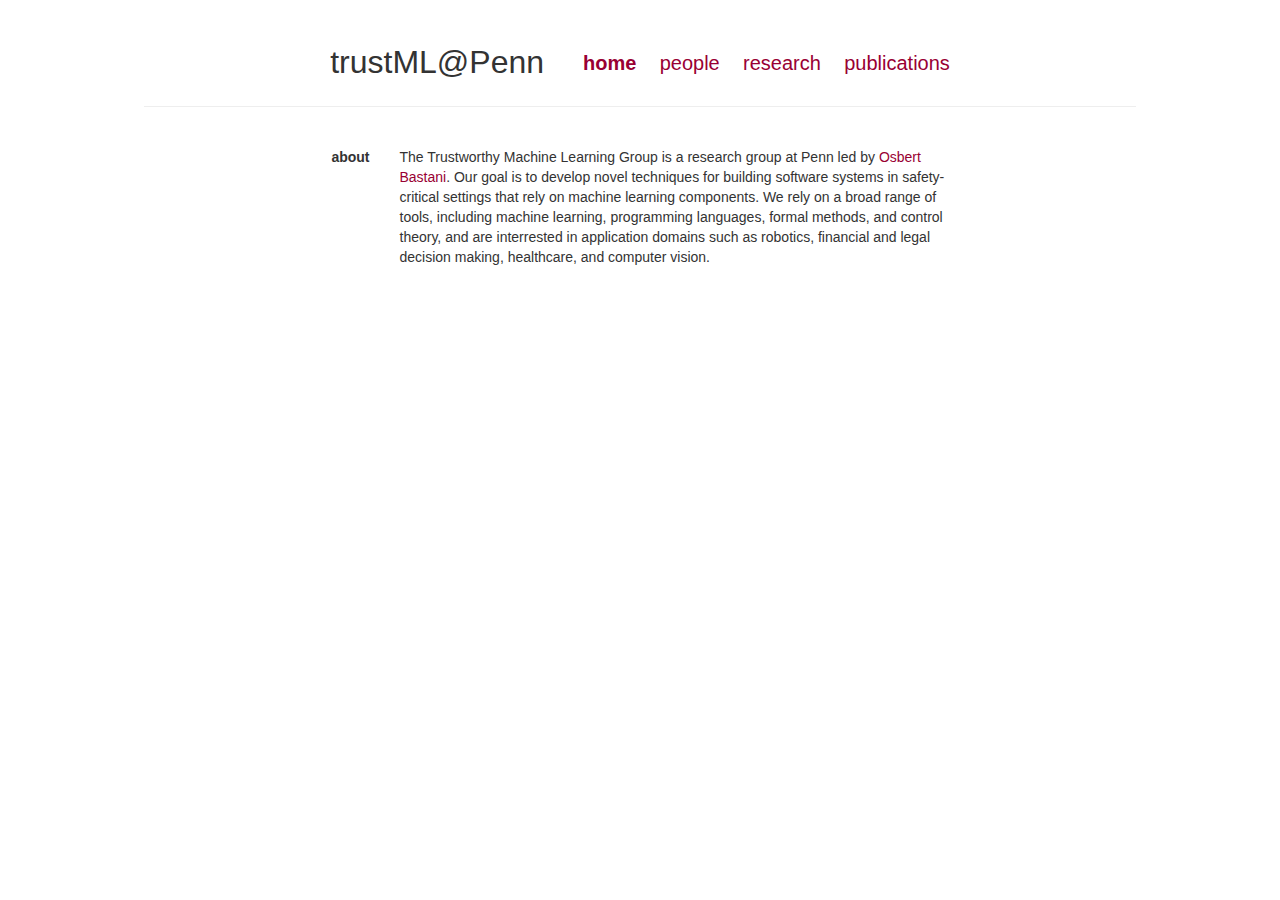
<file: index.html>
<html>

<head>

<title>Trustworthy Machine Learning Group</title>

<link rel="stylesheet" href="index.css" type="text/css">
<link rel="stylesheet" href="https://maxcdn.bootstrapcdn.com/bootstrap/3.3.4/css/bootstrap.min.css">
<meta name=viewport content="width=device-width, initial-scale=1">

</head>

<body>

<div align=center>

<br/>
<br/>

<div class="all">

<div class="row txt" style="text-align:center">
  <span class="ttitle">trustML@Penn</span>
  &nbsp;&nbsp;&nbsp;&nbsp;&nbsp;&nbsp;&nbsp;&nbsp;
  <span class="htitle"><a href="./index.html" style="font-weight:800">home</a></span>
  &nbsp;&nbsp;&nbsp;&nbsp;
  <span class="htitle"><a href="./people.html">people</a></span>
  &nbsp;&nbsp;&nbsp;&nbsp;
  <span class="htitle"><a href="./research.html">research</a></span>
  &nbsp;&nbsp;&nbsp;&nbsp;
  <span class="htitle"><a href="./publications.html">publications</a></span>
</div>

<hr>
<br/>

<div class="row txt">
  <div class="col-md-3 stitle">about</div>
  <div class="col-md-7">
    <p>
      The Trustworthy Machine Learning Group is a research group at Penn led by <a href="https://obastani.github.io">Osbert Bastani</a>. Our goal is to develop novel techniques for building software systems in safety-critical settings that rely on machine learning components. We rely on a broad range of tools, including machine learning, programming languages, formal methods, and control theory, and are interrested in application domains such as robotics, financial and legal decision making, healthcare, and computer vision.
    </p>
  </div>
</div>

<br/>
<br/>

</body>
</html>
</file>
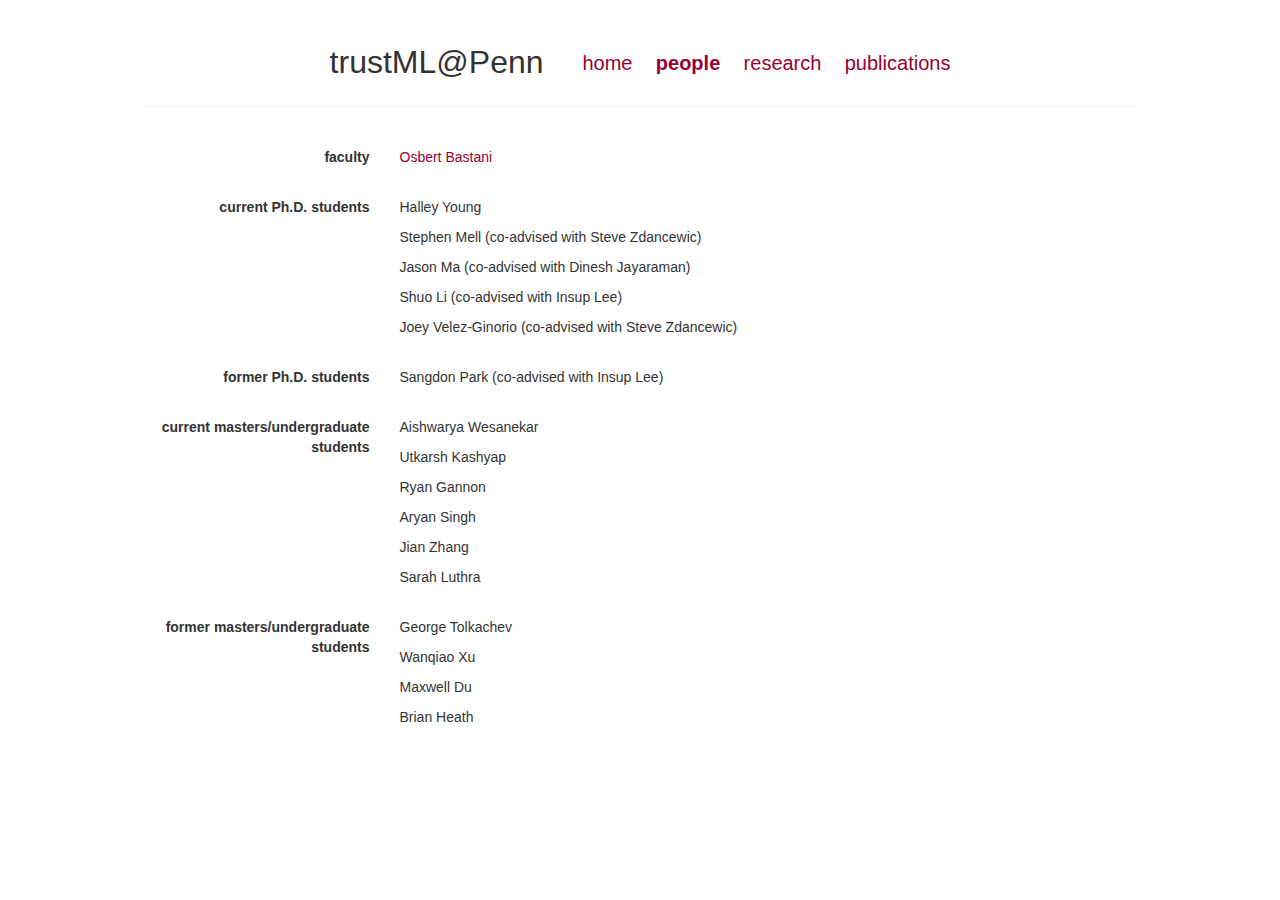
<file: people.html>
<html>

<head>

<title>Trustworthy Machine Learning Group</title>

<link rel="stylesheet" href="index.css" type="text/css">
<link rel="stylesheet" href="https://maxcdn.bootstrapcdn.com/bootstrap/3.3.4/css/bootstrap.min.css">
<meta name=viewport content="width=device-width, initial-scale=1">

</head>

<body>

<div align=center>

<br/>
<br/>

<div class="all">

<div class="row txt" style="text-align:center">
  <span class="ttitle">trustML@Penn</span>
  &nbsp;&nbsp;&nbsp;&nbsp;&nbsp;&nbsp;&nbsp;&nbsp;
  <span class="htitle"><a href="./index.html">home</a></span>
  &nbsp;&nbsp;&nbsp;&nbsp;
  <span class="htitle"><a href="./people.html" style="font-weight:800">people</a></span>
  &nbsp;&nbsp;&nbsp;&nbsp;
  <span class="htitle"><a href="./research.html">research</a></span>
  &nbsp;&nbsp;&nbsp;&nbsp;
  <span class="htitle"><a href="./publications.html">publications</a></span>
</div>

<hr>
<br/>

<div class="row txt">
  <div class="col-md-3 stitle">faculty</div>
  <div class="col-md-7">
    <p><a href="http://obastani.github.io">Osbert Bastani</a></p>
  </div>
</div>

<br/>

<div class="row txt">
  <div class="col-md-3 stitle">current Ph.D. students</div>
  <div class="col-md-7">
    <p>Halley Young</p>
    <p>Stephen Mell (co-advised with Steve Zdancewic)</p>
    <p>Jason Ma (co-advised with Dinesh Jayaraman)</p>
    <p>Shuo Li (co-advised with Insup Lee)</p>
    <p>Joey Velez-Ginorio (co-advised with Steve Zdancewic)</p>
  </div>
</div>

<br/>

<div class="row txt">
  <div class="col-md-3 stitle">former Ph.D. students</div>
  <div class="col-md-7">
    <p>Sangdon Park (co-advised with Insup Lee)</p>
  </div>
</div>

<br/>

<div class="row txt">
  <div class="col-md-3 stitle">current masters/undergraduate students</div>
  <div class="col-md-7">
    <p>Aishwarya Wesanekar</p>
    <p>Utkarsh Kashyap</p>
    <p>Ryan Gannon</p>
    <p>Aryan Singh</p>
    <p>Jian Zhang</p>
    <p>Sarah Luthra</p>
  </div>
</div>

<br/>

<div class="row txt">
  <div class="col-md-3 stitle">former masters/undergraduate students</div>
  <div class="col-md-7">
    <p>George Tolkachev</p>
    <p>Wanqiao Xu</p>
    <p>Maxwell Du</p>
    <p>Brian Heath</p>
  </div>
</div>

<br/>
<br/>

</body>
</html>
</file>
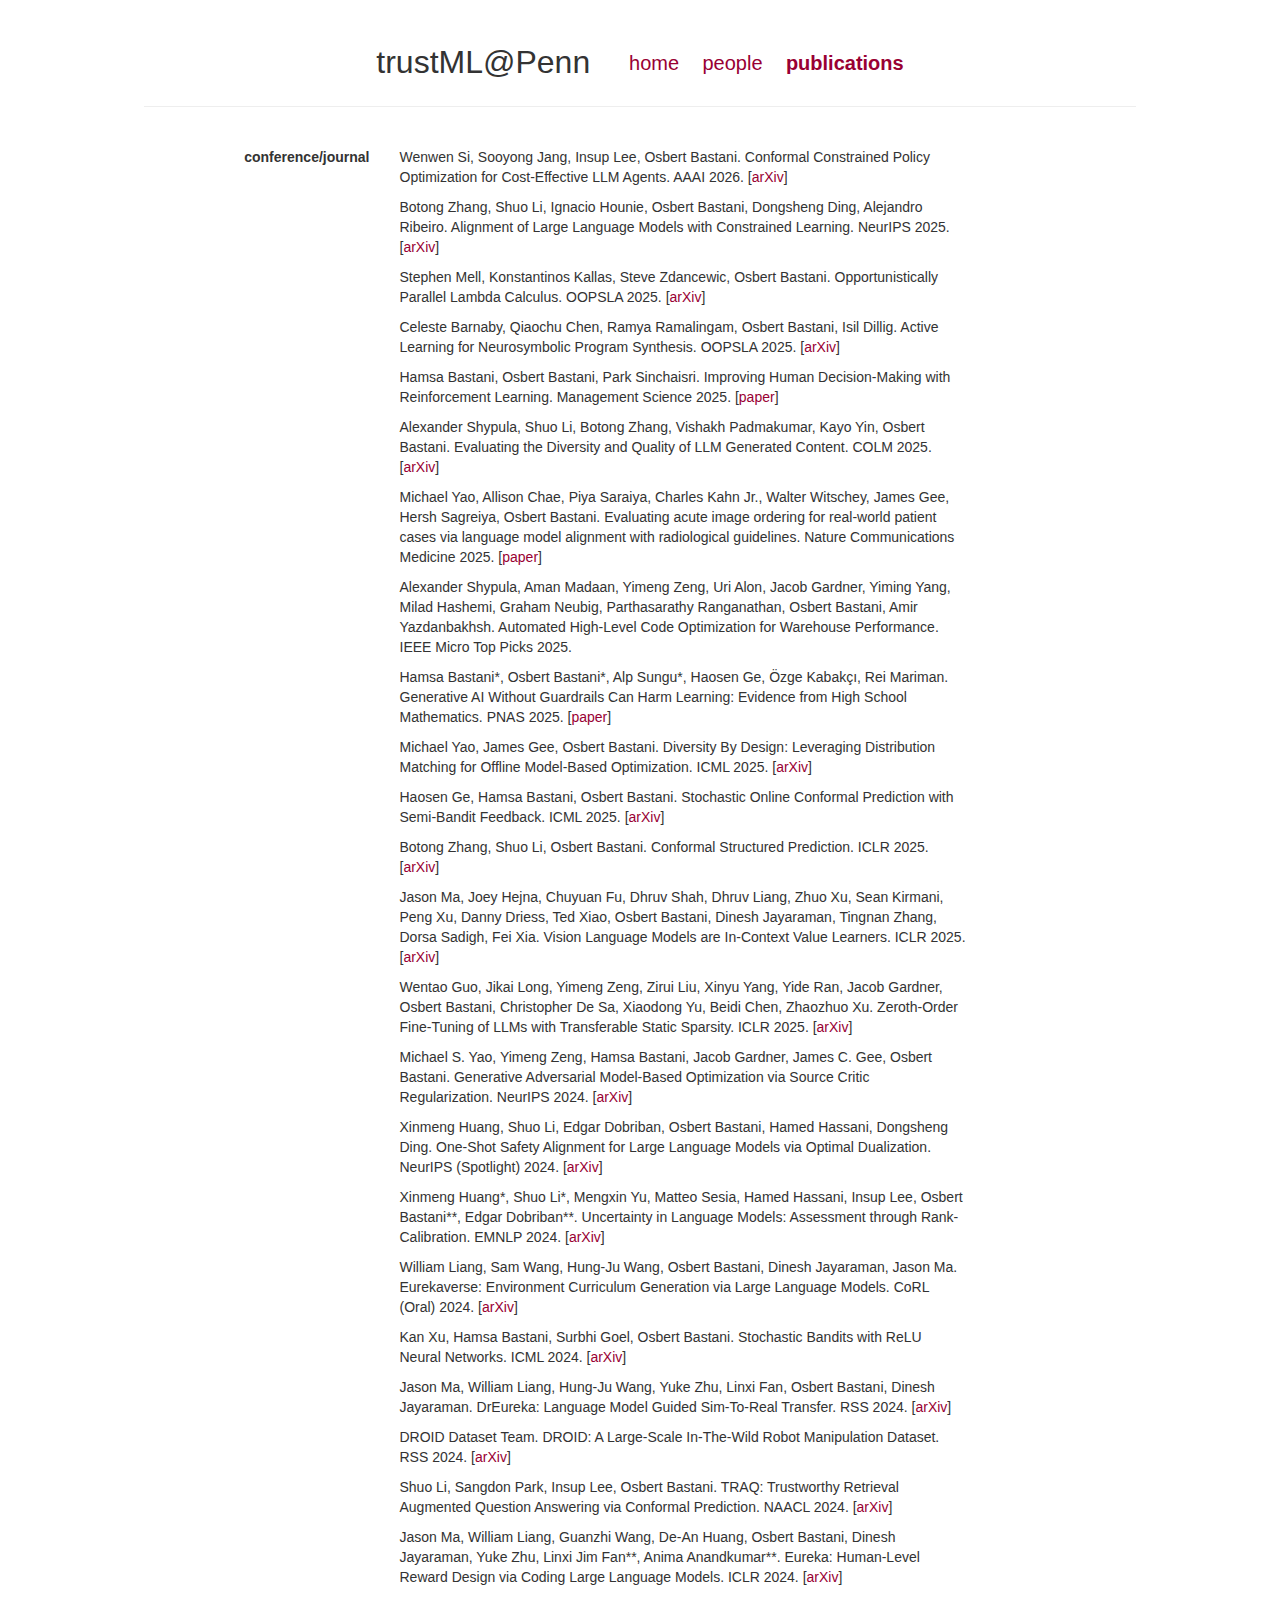
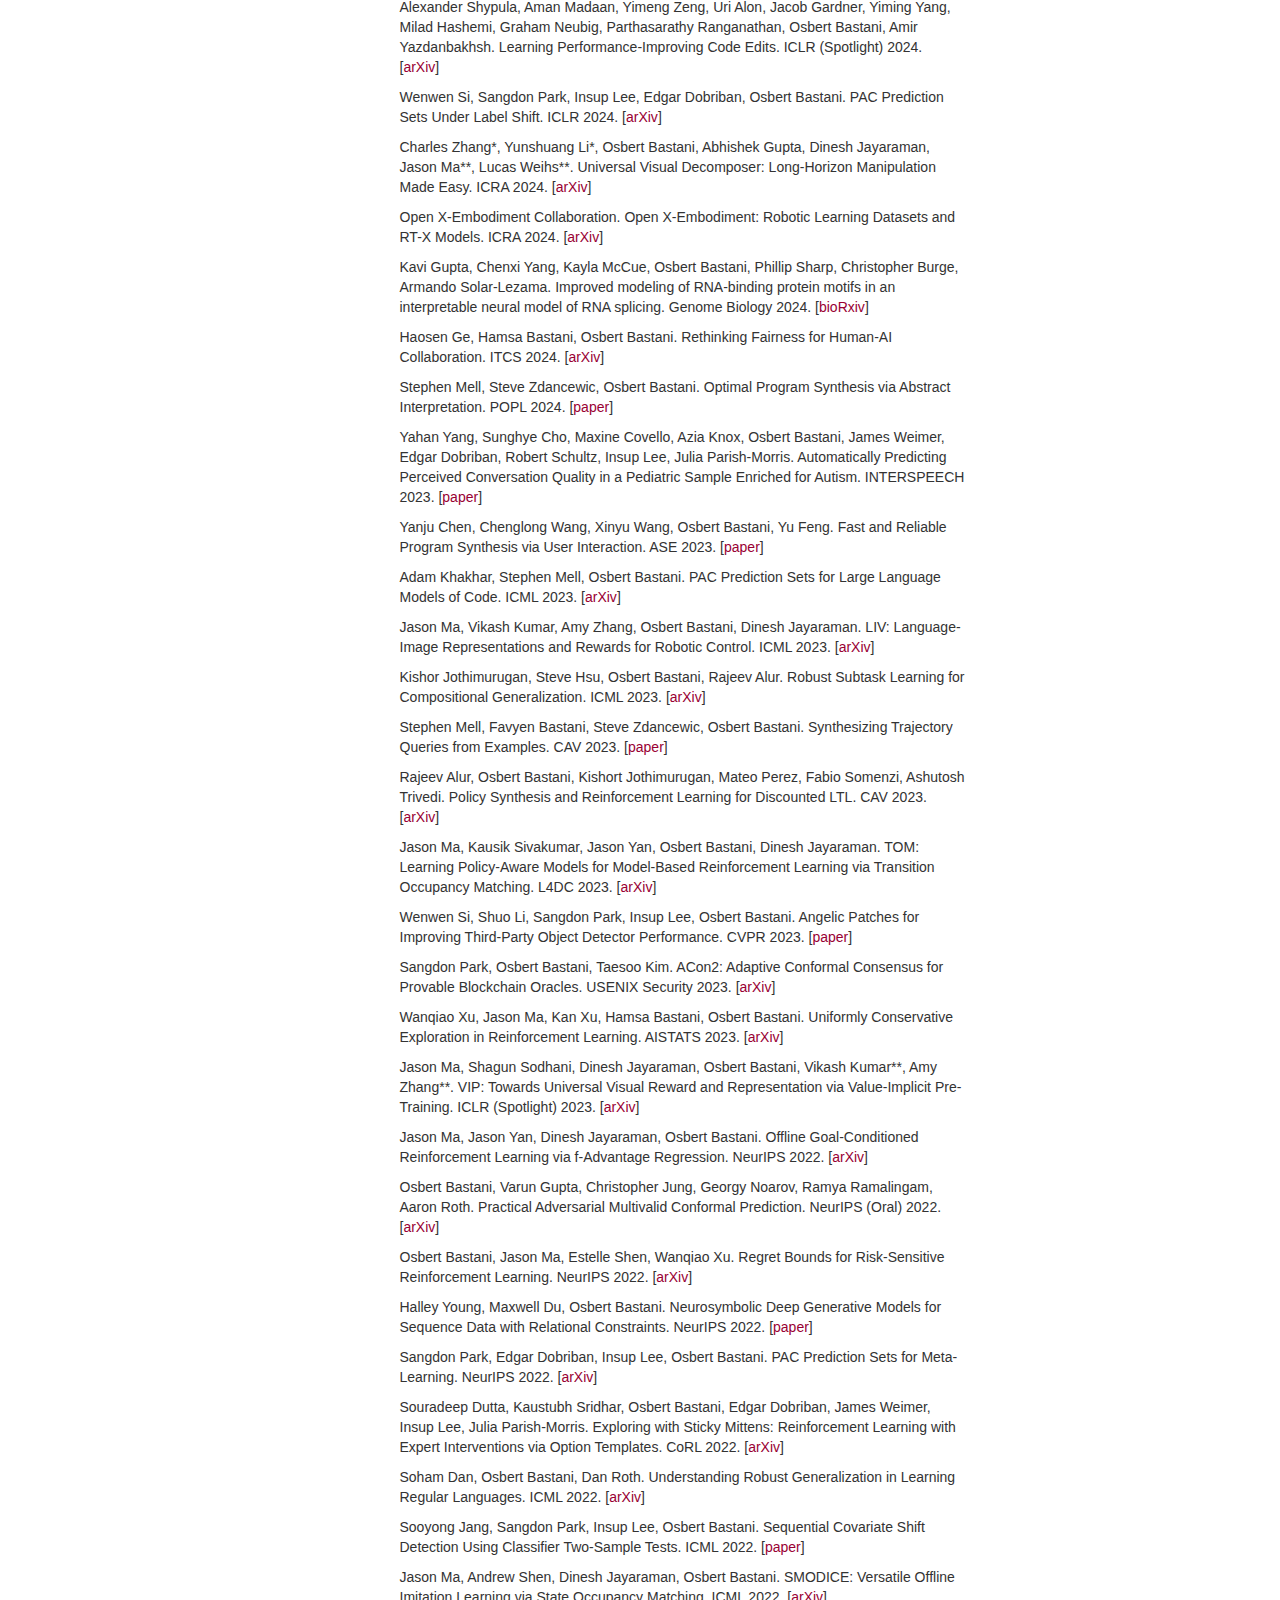
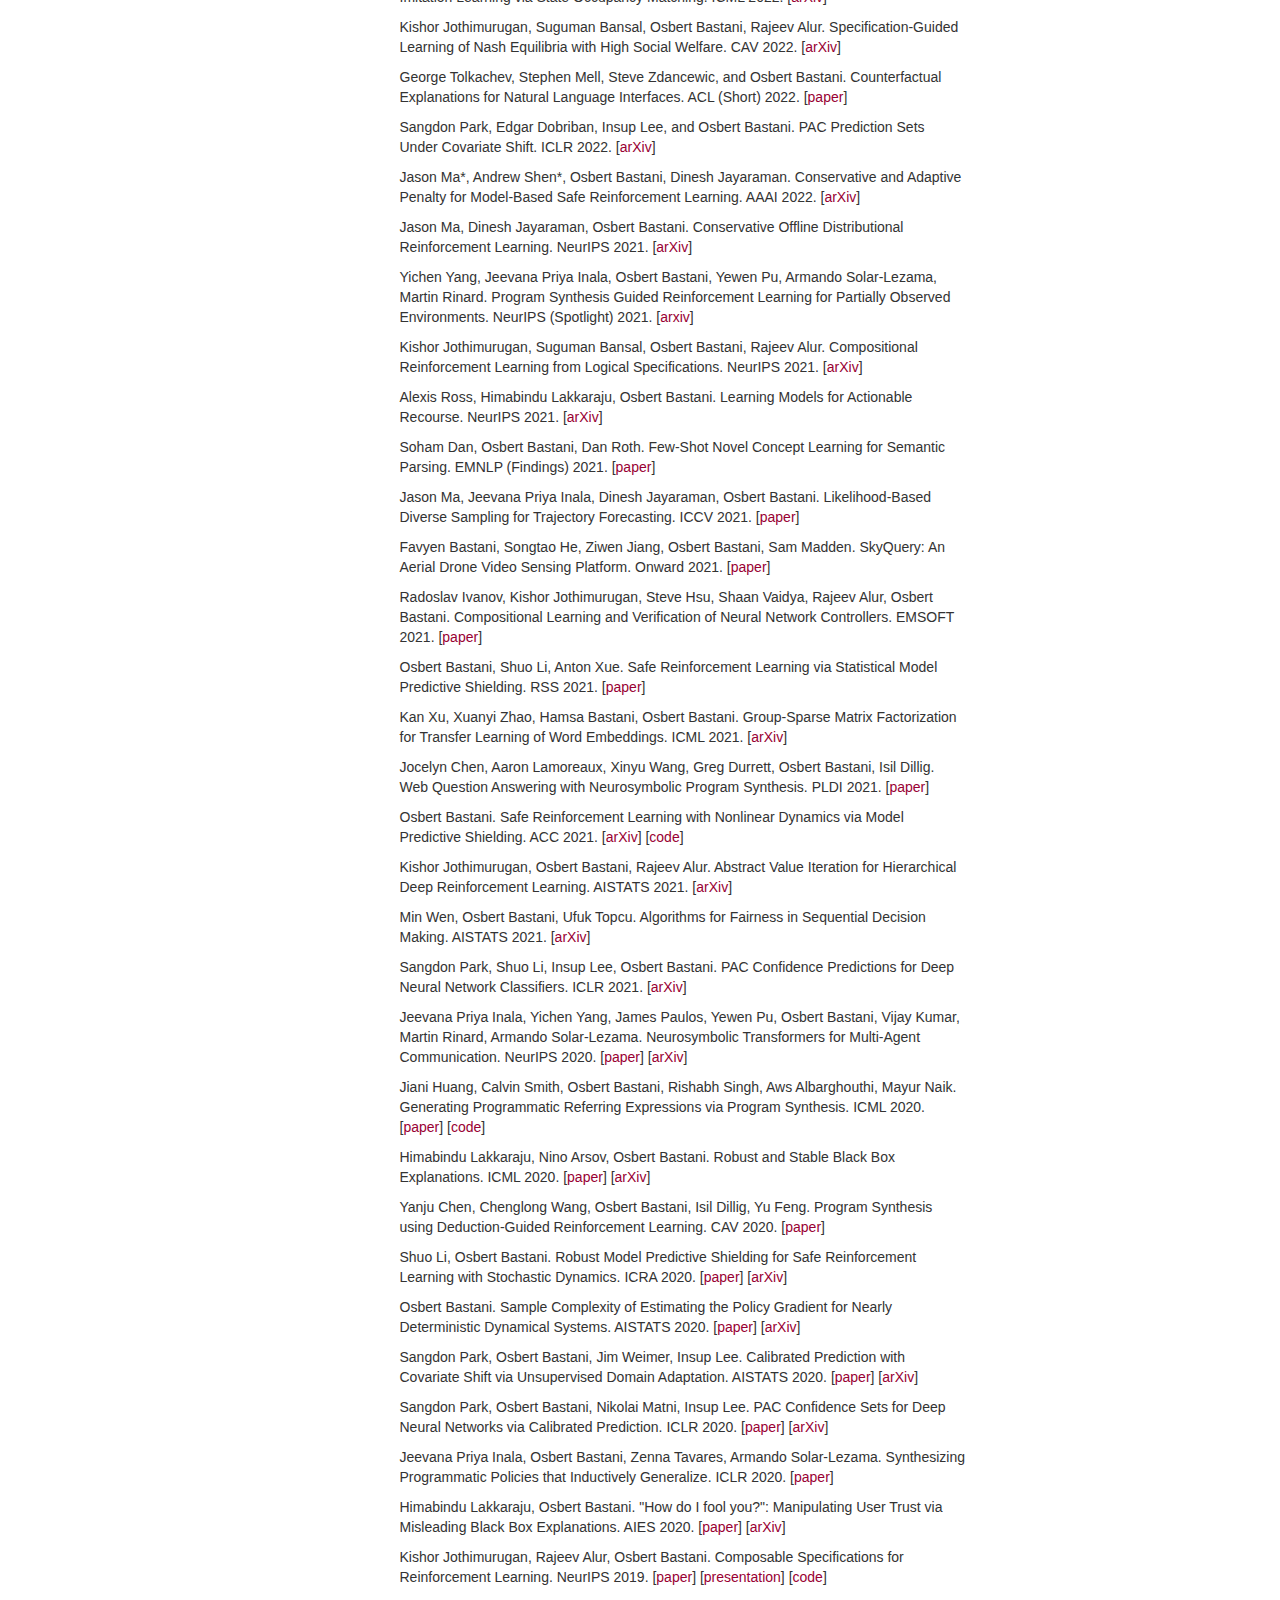
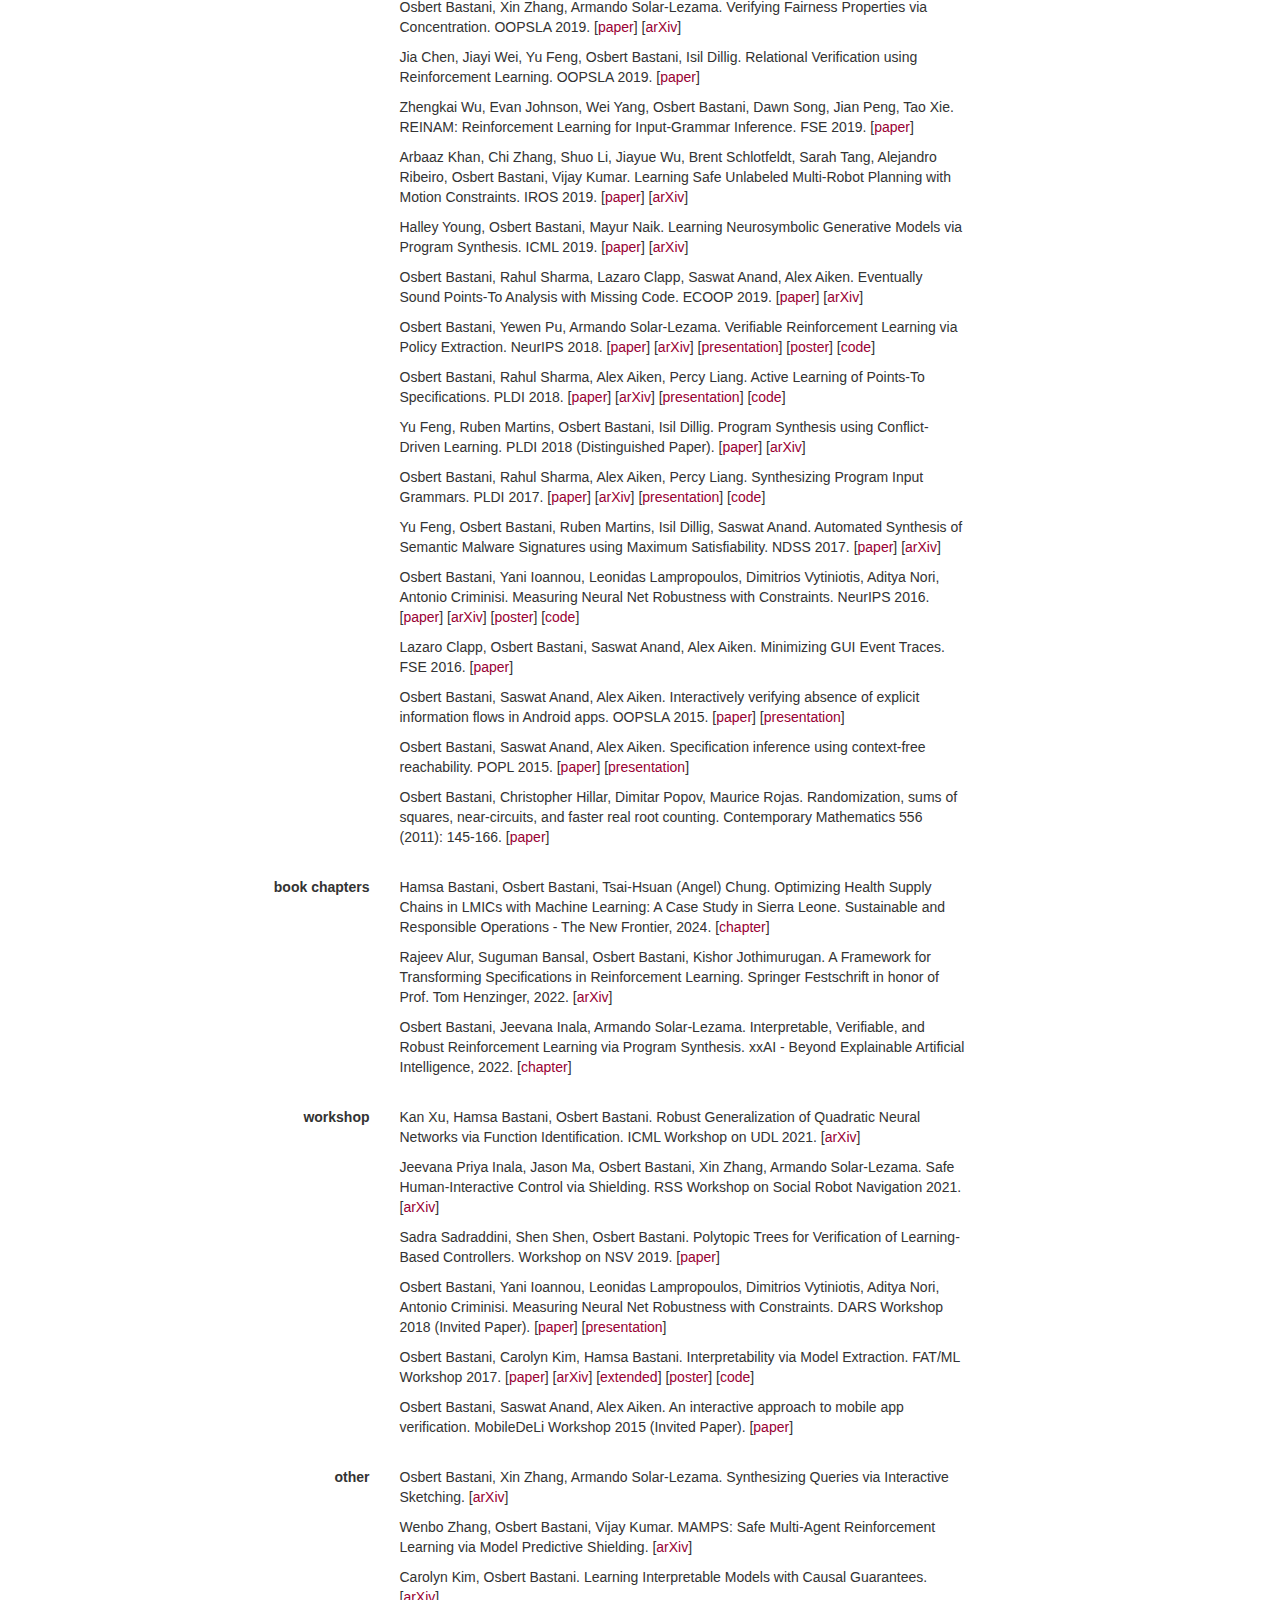
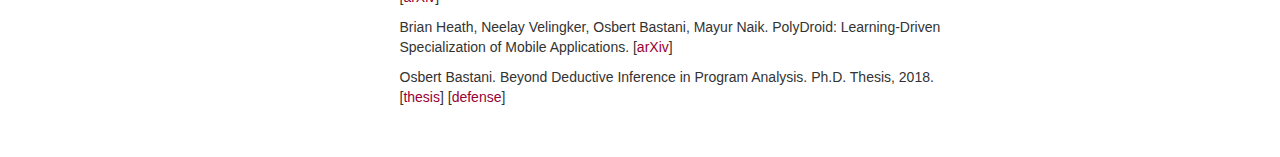
<file: publications.html>
<html>

<head>

<title>Trustworthy Machine Learning Group</title>

<link rel="stylesheet" href="index.css" type="text/css">
<link rel="stylesheet" href="https://maxcdn.bootstrapcdn.com/bootstrap/3.3.4/css/bootstrap.min.css">
<meta name=viewport content="width=device-width, initial-scale=1">

</head>

<body>

<div align=center>

<br/>
<br/>

<div class="all">

<div class="row txt" style="text-align:center">
  <span class="ttitle">trustML@Penn</span>
  &nbsp;&nbsp;&nbsp;&nbsp;&nbsp;&nbsp;&nbsp;&nbsp;
  <span class="htitle"><a href="./index.html">home</a></span>
  &nbsp;&nbsp;&nbsp;&nbsp;
  <span class="htitle"><a href="./people.html">people</a></span>
  &nbsp;&nbsp;&nbsp;&nbsp;
  <span class="htitle"><a href="./publications.html" style="font-weight:800">publications</a></span>
</div>

<hr>
<br/>

<div class="row txt">
  <div class="col-md-3 stitle">conference/journal</div>
  <div class="col-md-7">
    <p>
      Wenwen Si, Sooyong Jang, Insup Lee, Osbert Bastani. Conformal Constrained Policy Optimization for Cost-Effective LLM Agents. AAAI 2026. [<a href="https://arxiv.org/abs/2511.11828">arXiv</a>]
    </p>
    <p>
      Botong Zhang, Shuo Li, Ignacio Hounie, Osbert Bastani, Dongsheng Ding, Alejandro Ribeiro. Alignment of Large Language Models with Constrained Learning. NeurIPS 2025. [<a href="https://arxiv.org/abs/2505.19387">arXiv</a>]
    </p>
    <p>
      Stephen Mell, Konstantinos Kallas, Steve Zdancewic, Osbert Bastani. Opportunistically Parallel Lambda Calculus. OOPSLA 2025. [<a href="https://arxiv.org/abs/2405.11361">arXiv</a>]
    </p>
    <p>
      Celeste Barnaby, Qiaochu Chen, Ramya Ramalingam, Osbert Bastani, Isil Dillig. Active Learning for Neurosymbolic Program Synthesis. OOPSLA 2025. [<a href="https://www.arxiv.org/abs/2508.15750">arXiv</a>]
    </p>
    <p>
      Hamsa Bastani, Osbert Bastani, Park Sinchaisri. Improving Human Decision-Making with Reinforcement Learning. Management Science 2025. [<a href="https://pubsonline.informs.org/doi/abs/10.1287/mnsc.2022.02455">paper</a>]
    </p>
    <p>
      Alexander Shypula, Shuo Li, Botong Zhang, Vishakh Padmakumar, Kayo Yin, Osbert Bastani. Evaluating the Diversity and Quality of LLM Generated Content. COLM 2025. [<a href="https://arxiv.org/abs/2504.12522">arXiv</a>]
    </p>
    <p>
      Michael Yao, Allison Chae, Piya Saraiya, Charles Kahn Jr., Walter Witschey, James Gee, Hersh Sagreiya, Osbert Bastani. Evaluating acute image ordering for real-world patient cases via language model alignment with radiological guidelines. Nature Communications Medicine 2025. [<a href="https://www.nature.com/articles/s43856-025-01061-9">paper</a>]
    </p>
    <p>
      Alexander Shypula, Aman Madaan, Yimeng Zeng, Uri Alon, Jacob Gardner, Yiming Yang, Milad Hashemi, Graham Neubig, Parthasarathy Ranganathan, Osbert Bastani, Amir Yazdanbakhsh. Automated High-Level Code Optimization for Warehouse Performance. IEEE Micro Top Picks 2025.
    </p>
    <p>
      Hamsa Bastani*, Osbert Bastani*, Alp Sungu*, Haosen Ge, Özge Kabakçı, Rei Mariman. Generative AI Without Guardrails Can Harm Learning: Evidence from High School Mathematics. PNAS 2025. [<a href="https://www.pnas.org/doi/10.1073/pnas.2422633122">paper</a>]
    </p>
    <p>
      Michael Yao, James Gee, Osbert Bastani. Diversity By Design: Leveraging Distribution Matching for Offline Model-Based Optimization. ICML 2025. [<a href="https://arxiv.org/abs/2501.18768">arXiv</a>]
    </p>
    <p>
      Haosen Ge, Hamsa Bastani, Osbert Bastani. Stochastic Online Conformal Prediction with Semi-Bandit Feedback. ICML 2025. [<a href="https://arxiv.org/abs/2405.13268">arXiv</a>]
    </p>
    <p>
      Botong Zhang, Shuo Li, Osbert Bastani. Conformal Structured Prediction. ICLR 2025. [<a href="https://arxiv.org/abs/2410.06296">arXiv</a>]
    </p>
    <p>
      Jason Ma, Joey Hejna, Chuyuan Fu, Dhruv Shah, Dhruv Liang, Zhuo Xu, Sean Kirmani, Peng Xu, Danny Driess, Ted Xiao, Osbert Bastani, Dinesh Jayaraman, Tingnan Zhang, Dorsa Sadigh, Fei Xia. Vision Language Models are In-Context Value Learners. ICLR 2025. [<a href="https://arxiv.org/abs/2411.04549">arXiv</a>]
    </p>
    <p>
      Wentao Guo, Jikai Long, Yimeng Zeng, Zirui Liu, Xinyu Yang, Yide Ran, Jacob Gardner, Osbert Bastani, Christopher De Sa, Xiaodong Yu, Beidi Chen, Zhaozhuo Xu. Zeroth-Order Fine-Tuning of LLMs with Transferable Static Sparsity. ICLR 2025. [<a href="https://arxiv.org/abs/2406.02913">arXiv</a>]
    </p>
    <p>
      Michael S. Yao, Yimeng Zeng, Hamsa Bastani, Jacob Gardner, James C. Gee, Osbert Bastani. Generative Adversarial Model-Based Optimization via Source Critic Regularization. NeurIPS 2024. [<a href="https://arxiv.org/abs/2402.06532">arXiv</a>]
    </p>
    <p>
      Xinmeng Huang, Shuo Li, Edgar Dobriban, Osbert Bastani, Hamed Hassani, Dongsheng Ding. One-Shot Safety Alignment for Large Language Models via Optimal Dualization. NeurIPS (Spotlight) 2024. [<a href="https://arxiv.org/abs/2405.19544">arXiv</a>]
    </p>
    <p>
      Xinmeng Huang*, Shuo Li*, Mengxin Yu, Matteo Sesia, Hamed Hassani, Insup Lee, Osbert Bastani**, Edgar Dobriban**. Uncertainty in Language Models: Assessment through Rank-Calibration. EMNLP 2024. [<a href="https://arxiv.org/abs/2404.03163">arXiv</a>]
    </p>
    <p>
      William Liang, Sam Wang, Hung-Ju Wang, Osbert Bastani, Dinesh Jayaraman, Jason Ma. Eurekaverse: Environment Curriculum Generation via Large Language Models. CoRL (Oral) 2024. [<a href="https://arxiv.org/abs/2411.01775">arXiv</a>]
    </p>
    <p>
      Kan Xu, Hamsa Bastani, Surbhi Goel, Osbert Bastani. Stochastic Bandits with ReLU Neural Networks. ICML 2024. [<a href="https://arxiv.org/abs/2405.07331">arXiv</a>]
    </p>
    <p>
      Jason Ma, William Liang, Hung-Ju Wang, Yuke Zhu, Linxi Fan, Osbert Bastani, Dinesh Jayaraman. DrEureka: Language Model Guided Sim-To-Real Transfer. RSS 2024. [<a href="https://arxiv.org/abs/2406.01967">arXiv</a>]
    </p>
    <p>
      DROID Dataset Team. DROID: A Large-Scale In-The-Wild Robot Manipulation Dataset. RSS 2024. [<a href="https://arxiv.org/abs/2403.12945">arXiv</a>]
    </p>
    <p>
      Shuo Li, Sangdon Park, Insup Lee, Osbert Bastani. TRAQ: Trustworthy Retrieval Augmented Question Answering via Conformal Prediction. NAACL 2024. [<a href="https://arxiv.org/abs/2307.04642">arXiv</a>]
    </p>
    <p>
      Jason Ma, William Liang, Guanzhi Wang, De-An Huang, Osbert Bastani, Dinesh Jayaraman, Yuke Zhu, Linxi Jim Fan**, Anima Anandkumar**. Eureka: Human-Level Reward Design via Coding Large Language Models. ICLR 2024. [<a href="https://arxiv.org/abs/2310.12931">arXiv</a>]
    </p>
    <p>
      Alexander Shypula, Aman Madaan, Yimeng Zeng, Uri Alon, Jacob Gardner, Yiming Yang, Milad Hashemi, Graham Neubig, Parthasarathy Ranganathan, Osbert Bastani, Amir Yazdanbakhsh. Learning Performance-Improving Code Edits. ICLR (Spotlight) 2024. [<a href="https://arxiv.org/abs/2302.07867">arXiv</a>]
    </p>
    <p>
      Wenwen Si, Sangdon Park, Insup Lee, Edgar Dobriban, Osbert Bastani. PAC Prediction Sets Under Label Shift. ICLR 2024. [<a href="https://arxiv.org/abs/2310.12964">arXiv</a>]
    </p>
    <p>
      Charles Zhang*, Yunshuang Li*, Osbert Bastani, Abhishek Gupta, Dinesh Jayaraman, Jason Ma**, Lucas Weihs**. Universal Visual Decomposer: Long-Horizon Manipulation Made Easy. ICRA 2024. [<a href="https://arxiv.org/abs/2310.08581">arXiv</a>]
    </p>
    <p>
      Open X-Embodiment Collaboration. Open X-Embodiment: Robotic Learning Datasets and RT-X Models. ICRA 2024. [<a href="https://arxiv.org/abs/2310.08864">arXiv</a>]
    </p>
    <p>
      Kavi Gupta, Chenxi Yang, Kayla McCue, Osbert Bastani, Phillip Sharp, Christopher Burge, Armando Solar-Lezama. Improved modeling of RNA-binding protein motifs in an interpretable neural model of RNA splicing. Genome Biology 2024. [<a href="https://www.biorxiv.org/content/10.1101/2023.08.20.553608v1">bioRxiv</a>]
    </p>
    <p>
      Haosen Ge, Hamsa Bastani, Osbert Bastani. Rethinking Fairness for Human-AI Collaboration. ITCS 2024. [<a href="https://arxiv.org/abs/2310.03647">arXiv</a>]
    </p>
    <p>
      Stephen Mell, Steve Zdancewic, Osbert Bastani. Optimal Program Synthesis via Abstract Interpretation. POPL 2024. [<a href="https://dl.acm.org/doi/pdf/10.1145/3632858">paper</a>]
    </p>
    <p>
      Yahan Yang, Sunghye Cho, Maxine Covello, Azia Knox, Osbert Bastani, James Weimer, Edgar Dobriban, Robert Schultz, Insup Lee, Julia Parish-Morris. Automatically Predicting Perceived Conversation Quality in a Pediatric Sample Enriched for Autism. INTERSPEECH 2023. [<a href="./docs/interspeech23.pdf">paper</a>]
    </p>
    <p>
      Yanju Chen, Chenglong Wang, Xinyu Wang, Osbert Bastani, Yu Feng. Fast and Reliable Program Synthesis via User Interaction. ASE 2023. [<a href="./docs/ase23.pdf">paper</a>]
    </p>
    <p>
      Adam Khakhar, Stephen Mell, Osbert Bastani. PAC Prediction Sets for Large Language Models of Code. ICML 2023. [<a href="https://arxiv.org/abs/2302.08703">arXiv</a>]
    </p>
    <p>
      Jason Ma, Vikash Kumar, Amy Zhang, Osbert Bastani, Dinesh Jayaraman. LIV: Language-Image Representations and Rewards for Robotic Control. ICML 2023. [<a href="https://arxiv.org/abs/2306.00958">arXiv</a>]
    </p>
    <p>
      Kishor Jothimurugan, Steve Hsu, Osbert Bastani, Rajeev Alur. Robust Subtask Learning for Compositional Generalization. ICML 2023. [<a href="https://arxiv.org/abs/2302.02984">arXiv</a>]
    </p>
    <p>
      Stephen Mell, Favyen Bastani, Steve Zdancewic, Osbert Bastani. Synthesizing Trajectory Queries from Examples. CAV 2023. [<a href="./docs/cav23.pdf">paper</a>]
    </p>
    <p>
      Rajeev Alur, Osbert Bastani, Kishort Jothimurugan, Mateo Perez, Fabio Somenzi, Ashutosh Trivedi. Policy Synthesis and Reinforcement Learning for Discounted LTL. CAV 2023. [<a href="https://arxiv.org/abs/2305.17115">arXiv</a>]
    </p>
    <p>
      Jason Ma, Kausik Sivakumar, Jason Yan, Osbert Bastani, Dinesh Jayaraman. TOM: Learning Policy-Aware Models for Model-Based Reinforcement Learning via Transition Occupancy Matching. L4DC 2023. [<a href="https://arxiv.org/abs/2305.12663">arXiv</a>]
    </p>
    <p>
      Wenwen Si, Shuo Li, Sangdon Park, Insup Lee, Osbert Bastani. Angelic Patches for Improving Third-Party Object Detector Performance. CVPR 2023. [<a href="./docs/cvpr23.pdf">paper</a>]
    </p>
    <p>
      Sangdon Park, Osbert Bastani, Taesoo Kim. ACon2: Adaptive Conformal Consensus for Provable Blockchain Oracles. USENIX Security 2023. [<a href="https://arxiv.org/abs/2211.09330">arXiv</a>]
    </p>
    <p>
      Wanqiao Xu, Jason Ma, Kan Xu, Hamsa Bastani, Osbert Bastani. Uniformly Conservative Exploration in Reinforcement Learning. AISTATS 2023. [<a href="https://arxiv.org/abs/2110.13060">arXiv</a>]
    </p>
    <p>
      Jason Ma, Shagun Sodhani, Dinesh Jayaraman, Osbert Bastani, Vikash Kumar**, Amy Zhang**. VIP: Towards Universal Visual Reward and Representation via Value-Implicit Pre-Training. ICLR (Spotlight) 2023. [<a href="https://arxiv.org/abs/2210.00030">arXiv</a>]
    </p>
    <p>
      Jason Ma, Jason Yan, Dinesh Jayaraman, Osbert Bastani. Offline Goal-Conditioned Reinforcement Learning via f-Advantage Regression. NeurIPS 2022. [<a href="https://arxiv.org/abs/2206.03023">arXiv</a>]
    </p>
    <p>
      Osbert Bastani, Varun Gupta, Christopher Jung, Georgy Noarov, Ramya Ramalingam, Aaron Roth. Practical Adversarial Multivalid Conformal Prediction. NeurIPS (Oral) 2022. [<a href="https://arxiv.org/abs/2206.01067">arXiv</a>]
    </p>
    <p>
      Osbert Bastani, Jason Ma, Estelle Shen, Wanqiao Xu. Regret Bounds for Risk-Sensitive Reinforcement Learning. NeurIPS 2022. [<a href="https://arxiv.org/abs/2210.05650">arXiv</a>]
    </p>
    <p>
      Halley Young, Maxwell Du, Osbert Bastani. Neurosymbolic Deep Generative Models for Sequence Data with Relational Constraints. NeurIPS 2022. [<a href="./docs/neurips22.pdf">paper</a>]
    </p>
    <p>
      Sangdon Park, Edgar Dobriban, Insup Lee, Osbert Bastani. PAC Prediction Sets for Meta-Learning. NeurIPS 2022. [<a href="https://arxiv.org/abs/2207.02440">arXiv</a>]
    </p>
    <p>
      Souradeep Dutta, Kaustubh Sridhar, Osbert Bastani, Edgar Dobriban, James Weimer, Insup Lee, Julia Parish-Morris. Exploring with Sticky Mittens: Reinforcement Learning with Expert Interventions via Option Templates. CoRL 2022. [<a href="https://arxiv.org/abs/2202.12967">arXiv</a>]
    </p>
    <p>
      Soham Dan, Osbert Bastani, Dan Roth. Understanding Robust Generalization in Learning Regular Languages. ICML 2022. [<a href="https://arxiv.org/abs/2202.09717">arXiv</a>]
    </p>
    <p>
      Sooyong Jang, Sangdon Park, Insup Lee, Osbert Bastani. Sequential Covariate Shift Detection Using Classifier Two-Sample Tests. ICML 2022. [<a href="./docs/icml22.pdf">paper</a>]
    </p>
    <p>
      Jason Ma, Andrew Shen, Dinesh Jayaraman, Osbert Bastani. SMODICE: Versatile Offline Imitation Learning via State Occupancy Matching. ICML 2022. [<a href="https://arxiv.org/abs/2202.02433">arXiv</a>]
    </p>
    <p>
      Kishor Jothimurugan, Suguman Bansal, Osbert Bastani, Rajeev Alur. Specification-Guided Learning of Nash Equilibria with High Social Welfare. CAV 2022. [<a href="https://arxiv.org/abs/2206.03348">arXiv</a>]
    </p>
    <p>
      George Tolkachev, Stephen Mell, Steve Zdancewic, and Osbert Bastani. Counterfactual Explanations for Natural Language Interfaces. ACL (Short) 2022. [<a href="./docs/acl22.pdf">paper</a>]
    </p>
    <p>
      Sangdon Park, Edgar Dobriban, Insup Lee, and Osbert Bastani. PAC Prediction Sets Under Covariate Shift. ICLR 2022. [<a href="https://arxiv.org/abs/2106.09848">arXiv</a>]
    </p>
    <p>
      Jason Ma*, Andrew Shen*, Osbert Bastani, Dinesh Jayaraman. Conservative and Adaptive Penalty for Model-Based Safe Reinforcement Learning. AAAI 2022. [<a href="https://arxiv.org/abs/2112.07701">arXiv</a>]
    </p>
    <p>
      Jason Ma, Dinesh Jayaraman, Osbert Bastani. Conservative Offline Distributional Reinforcement Learning. NeurIPS 2021. [<a href="https://arxiv.org/abs/2107.06106">arXiv</a>]
    </p>
    <p>
      Yichen Yang, Jeevana Priya Inala, Osbert Bastani, Yewen Pu, Armando Solar-Lezama, Martin Rinard. Program Synthesis Guided Reinforcement Learning for Partially Observed Environments. NeurIPS (Spotlight) 2021. [<a href="https://arxiv.org/abs/2102.11137">arxiv</a>]
    </p>
    <p>
      Kishor Jothimurugan, Suguman Bansal, Osbert Bastani, Rajeev Alur. Compositional Reinforcement Learning from Logical Specifications. NeurIPS 2021. [<a href="https://arxiv.org/abs/2106.13906">arXiv</a>]
    </p>
    <p>
      Alexis Ross, Himabindu Lakkaraju, Osbert Bastani. Learning Models for Actionable Recourse. NeurIPS 2021. [<a href="https://arxiv.org/abs/2011.06146">arXiv</a>]
    </p>
    <p>
      Soham Dan, Osbert Bastani, Dan Roth. Few-Shot Novel Concept Learning for Semantic Parsing. EMNLP (Findings) 2021. [<a href="./docs/emnlp21.pdf">paper</a>]
    </p>
    <p>
      Jason Ma, Jeevana Priya Inala, Dinesh Jayaraman, Osbert Bastani. Likelihood-Based Diverse Sampling for Trajectory Forecasting. ICCV 2021. [<a href="./docs/iccv21.pdf">paper</a>]
    </p>
    <p>
      Favyen Bastani, Songtao He, Ziwen Jiang, Osbert Bastani, Sam Madden. SkyQuery: An Aerial Drone Video Sensing Platform. Onward 2021. [<a href="./docs/onward21.pdf">paper</a>]
    </p>
    <p>
      Radoslav Ivanov, Kishor Jothimurugan, Steve Hsu, Shaan Vaidya, Rajeev Alur, Osbert Bastani. Compositional Learning and Verification of Neural Network Controllers. EMSOFT 2021. [<a href="./docs/emsoft21.pdf">paper</a>]
    </p>
    <p>
      Osbert Bastani, Shuo Li, Anton Xue. Safe Reinforcement Learning via Statistical Model Predictive Shielding. RSS 2021. [<a href="./docs/rss21.pdf">paper</a>]
    </p>
    <p>
      Kan Xu, Xuanyi Zhao, Hamsa Bastani, Osbert Bastani. Group-Sparse Matrix Factorization for Transfer Learning of Word Embeddings. ICML 2021. [<a href="https://arxiv.org/abs/2104.08928">arXiv</a>]
    </p>
    <p>
      Jocelyn Chen, Aaron Lamoreaux, Xinyu Wang, Greg Durrett, Osbert Bastani, Isil Dillig. Web Question Answering with Neurosymbolic Program Synthesis. PLDI 2021. [<a href="./docs/pldi21.pdf">paper</a>]
    </p>
    <p>
      Osbert Bastani. Safe Reinforcement Learning with Nonlinear Dynamics via Model Predictive Shielding. ACC 2021. [<a href="http://arxiv.org/abs/1905.10691">arXiv</a>] [<a href="https://github.com/obastani/model-predictive-shielding">code</a>]
    </p>
    <p>
      Kishor Jothimurugan, Osbert Bastani, Rajeev Alur. Abstract Value Iteration for Hierarchical Deep Reinforcement Learning. AISTATS 2021. [<a href="https://arxiv.org/abs/2010.15638">arXiv</a>]
    </p>
    <p>
      Min Wen, Osbert Bastani, Ufuk Topcu. Algorithms for Fairness in Sequential Decision Making. AISTATS 2021. [<a href="https://arxiv.org/abs/1901.08568">arXiv</a>]
    </p>
    <p>
      Sangdon Park, Shuo Li, Insup Lee, Osbert Bastani. PAC Confidence Predictions for Deep Neural Network Classifiers. ICLR 2021. [<a href="https://arxiv.org/abs/2011.00716">arXiv</a>]
    </p>
    <p>
      Jeevana Priya Inala, Yichen Yang, James Paulos, Yewen Pu, Osbert Bastani, Vijay Kumar, Martin Rinard, Armando Solar-Lezama. Neurosymbolic Transformers for Multi-Agent Communication. NeurIPS 2020. [<a href="./docs/neurips20.pdf">paper</a>] [<a href="https://arxiv.org/abs/2101.03238">arXiv</a>]
    </p>
    <p>
      Jiani Huang, Calvin Smith, Osbert Bastani, Rishabh Singh, Aws Albarghouthi, Mayur Naik. Generating Programmatic Referring Expressions via Program Synthesis. ICML 2020. [<a href="./docs/icml20b.pdf">paper</a>] [<a href="https://github.com/moqingyan/object_reference_synthesis">code</a>]
    </p>
    <p>
      Himabindu Lakkaraju, Nino Arsov, Osbert Bastani. Robust and Stable Black Box Explanations. ICML 2020. [<a href="./docs/icml20a.pdf">paper</a>] [<a href="https://arxiv.org/abs/2011.06169">arXiv</a>]
    </p>
    <p>
      Yanju Chen, Chenglong Wang, Osbert Bastani, Isil Dillig, Yu Feng. Program Synthesis using Deduction-Guided Reinforcement Learning. CAV 2020. [<a href="./docs/cav20.pdf">paper</a>]
    </p>
    <p>
      Shuo Li, Osbert Bastani. Robust Model Predictive Shielding for Safe Reinforcement Learning with Stochastic Dynamics. ICRA 2020. [<a href="./docs/icra20.pdf">paper</a>] [<a href="https://arxiv.org/abs/1910.10885">arXiv</a>]
    </p>
    <p>
      Osbert Bastani. Sample Complexity of Estimating the Policy Gradient for Nearly Deterministic Dynamical Systems. AISTATS 2020. [<a href="./docs/aistats20b.pdf">paper</a>] [<a href="https://arxiv.org/abs/1901.08562">arXiv</a>]
    </p>
    <p>
      Sangdon Park, Osbert Bastani, Jim Weimer, Insup Lee. Calibrated Prediction with Covariate Shift via Unsupervised Domain Adaptation. AISTATS 2020. [<a href="./docs/aistats20a.pdf">paper</a>] [<a href="https://arxiv.org/abs/2003.00343">arXiv</a>]
    </p>
    <p>
      Sangdon Park, Osbert Bastani, Nikolai Matni, Insup Lee. PAC Confidence Sets for Deep Neural Networks via Calibrated Prediction. ICLR 2020. [<a href="./docs/iclr20b.pdf">paper</a>] [<a href="http://arxiv.org/abs/2001.00106">arXiv</a>]
    </p>
    <p>
      Jeevana Priya Inala, Osbert Bastani, Zenna Tavares, Armando Solar-Lezama. Synthesizing Programmatic Policies that Inductively Generalize. ICLR 2020. [<a href="./docs/iclr20a.pdf">paper</a>]
    </p>
    <p>
      Himabindu Lakkaraju, Osbert Bastani. "How do I fool you?": Manipulating User Trust via Misleading Black Box Explanations. AIES 2020. [<a href="./docs/aies20.pdf">paper</a>] [<a href="https://arxiv.org/abs/1911.06473">arXiv</a>]
    </p>
    <p>
      Kishor Jothimurugan, Rajeev Alur, Osbert Bastani. Composable Specifications for Reinforcement Learning. NeurIPS 2019. [<a href="./docs/neurips19.pdf">paper</a>] [<a href="./docs/neurips19-presentation.pdf">presentation</a>] [<a href="https://github.com/keyshor/spectrl_tool">code</a>]
    </p>
    <p>
      Osbert Bastani, Xin Zhang, Armando Solar-Lezama. Verifying Fairness Properties via Concentration. OOPSLA 2019. [<a href="./docs/oopsla19a.pdf">paper</a>] [<a href="https://arxiv.org/abs/1812.02573">arXiv</a>]
    </p>
    <p>
      Jia Chen, Jiayi Wei, Yu Feng, Osbert Bastani, Isil Dillig. Relational Verification using Reinforcement Learning. OOPSLA 2019. [<a href="./docs/oopsla19b.pdf">paper</a>]
    </p>
    <p>
      Zhengkai Wu, Evan Johnson, Wei Yang, Osbert Bastani, Dawn Song, Jian Peng, Tao Xie. REINAM: Reinforcement Learning for Input-Grammar Inference. FSE 2019. [<a href="./docs/fse19.pdf">paper</a>]
    </p>
    <p>
      Arbaaz Khan, Chi Zhang, Shuo Li, Jiayue Wu, Brent Schlotfeldt, Sarah Tang, Alejandro Ribeiro, Osbert Bastani, Vijay Kumar. Learning Safe Unlabeled Multi-Robot Planning with Motion Constraints. IROS 2019. [<a href="./docs/iros19.pdf">paper</a>] [<a href="https://arxiv.org/abs/1907.05300">arXiv</a>]
    </p>
    <p>
      Halley Young, Osbert Bastani, Mayur Naik. Learning Neurosymbolic Generative Models via Program Synthesis. ICML 2019. [<a href="./docs/icml19.pdf">paper</a>] [<a href="https://arxiv.org/abs/1901.08565">arXiv</a>]
    </p>
    <p>
      Osbert Bastani, Rahul Sharma, Lazaro Clapp, Saswat Anand, Alex Aiken. Eventually Sound Points-To Analysis with Missing Code. ECOOP 2019. [<a href="./docs/ecoop19.pdf">paper</a>] [<a href="https://arxiv.org/abs/1711.03436">arXiv</a>]
    </p>
    <p>
      Osbert Bastani, Yewen Pu, Armando Solar-Lezama. Verifiable Reinforcement Learning via Policy Extraction. NeurIPS 2018. [<a href="./docs/neurips18.pdf">paper</a>] [<a href="http://arxiv.org/abs/1805.08328">arXiv</a>] [<a href="./docs/viper-presentation.pdf">presentation</a>] [<a href="./docs/plmw18-poster.pdf">poster</a>] [<a href="https://github.com/obastani/viper">code</a>]
    </p>
    <p>
      Osbert Bastani, Rahul Sharma, Alex Aiken, Percy Liang. Active Learning of Points-To Specifications. PLDI 2018. [<a href="./docs/pldi18a.pdf">paper</a>] [<a href="https://arxiv.org/abs/1711.03239">arXiv</a>] [<a href="./docs/pldi18a-presentation.pdf">presentation</a>] [<a href="https://github.com/obastani/atlas">code</a>]
    </p>
    <p>
      Yu Feng, Ruben Martins, Osbert Bastani, Isil Dillig. Program Synthesis using Conflict-Driven Learning. PLDI 2018 (Distinguished Paper). [<a href="./docs/pldi18b.pdf">paper</a>] [<a href="https://arxiv.org/abs/1711.08029">arXiv</a>]
    </p>
    <p>
      Osbert Bastani, Rahul Sharma, Alex Aiken, Percy Liang. Synthesizing Program Input Grammars. PLDI 2017. [<a href="./docs/pldi17.pdf">paper</a>] [<a href="http://arxiv.org/abs/1608.01723">arXiv</a>] [<a href="./docs/pldi17-presentation.pdf">presentation</a>] [<a href="https://github.com/obastani/glade">code</a>]
    </p>
    <p>
      Yu Feng, Osbert Bastani, Ruben Martins, Isil Dillig, Saswat Anand. Automated Synthesis of Semantic Malware Signatures using Maximum Satisfiability. NDSS 2017. [<a href="./docs/ndss17.pdf">paper</a>] [<a href="http://arxiv.org/abs/1608.06254">arXiv</a>]
    </p>
    <p>
      Osbert Bastani, Yani Ioannou, Leonidas Lampropoulos, Dimitrios Vytiniotis, Aditya Nori, Antonio Criminisi. Measuring Neural Net Robustness with Constraints. NeurIPS 2016. [<a href="./docs/nips16.pdf">paper</a>] [<a href="http://arxiv.org/abs/1605.07262">arXiv</a>] [<a href="./docs/nips16-poster.pdf">poster</a>] [<a href="https://github.com/Microsoft/NeuralNetworkAnalysis">code</a>]
    </p>
    <p>
      Lazaro Clapp, Osbert Bastani, Saswat Anand, Alex Aiken. Minimizing GUI Event Traces. FSE 2016. [<a href="./docs/fse16.pdf">paper</a>]
    </p>
    <p>
      Osbert Bastani, Saswat Anand, Alex Aiken. Interactively verifying absence of explicit information flows in Android apps. OOPSLA 2015. [<a href="./docs/oopsla15.pdf">paper</a>] [<a href="./docs/oopsla15-presentation.pdf">presentation</a>]
    </p>
    <p>
      Osbert Bastani, Saswat Anand, Alex Aiken. Specification inference using context-free reachability. POPL 2015. [<a href="./docs/popl15.pdf">paper</a>] [<a href="./docs/popl15-presentation.pdf">presentation</a>]
    </p>
    <p>
      Osbert Bastani, Christopher Hillar, Dimitar Popov, Maurice Rojas. Randomization, sums of squares, near-circuits, and faster real root counting. Contemporary Mathematics 556 (2011): 145-166. [<a href="./docs/contemporary-math-2011.pdf">paper</a>]
    </p>
  </div>
</div>

<br/>

<div class="row txt">
  <div class="col-md-3 stitle">book chapters</div>
  <div class="col-md-7">
    <p>
      Hamsa Bastani, Osbert Bastani, Tsai-Hsuan (Angel) Chung. Optimizing Health Supply Chains in LMICs with Machine Learning: A Case Study in Sierra Leone. Sustainable and Responsible Operations - The New Frontier, 2024. [<a href="./docs/chapter24.pdf">chapter</a>]
    </p>
    <p>
       Rajeev Alur, Suguman Bansal, Osbert Bastani, Kishor Jothimurugan. A Framework for Transforming Specifications in Reinforcement Learning. Springer Festschrift in honor of Prof. Tom Henzinger, 2022. [<a href="https://arxiv.org/abs/2111.00272">arXiv</a>]
    </p>
    <p>
      Osbert Bastani, Jeevana Inala, Armando Solar-Lezama. Interpretable, Verifiable, and Robust Reinforcement Learning via Program Synthesis. xxAI - Beyond Explainable Artificial Intelligence, 2022. [<a href="https://link.springer.com/chapter/10.1007/978-3-031-04083-2_11">chapter</a>]
    </p>
  </div>
</div>

<br/>

<div class="row txt">
  <div class="col-md-3 stitle">workshop</div>
  <div class="col-md-7">
    <p>
      Kan Xu, Hamsa Bastani, Osbert Bastani. Robust Generalization of Quadratic Neural Networks via Function Identification. ICML Workshop on UDL 2021. [<a href="https://arxiv.org/abs/2109.10935">arXiv</a>]
    </p>
    <p>
      Jeevana Priya Inala, Jason Ma, Osbert Bastani, Xin Zhang, Armando Solar-Lezama. Safe Human-Interactive Control via Shielding. RSS Workshop on Social Robot Navigation 2021. [<a href="https://arxiv.org/abs/2110.05440">arXiv</a>]
    </p>
    <p>
      Sadra Sadraddini, Shen Shen, Osbert Bastani. Polytopic Trees for Verification of Learning-Based Controllers. Workshop on NSV 2019. [<a href="./docs/nsv19.pdf">paper</a>]
    </p>
    <p>
      Osbert Bastani, Yani Ioannou, Leonidas Lampropoulos, Dimitrios Vytiniotis, Aditya Nori, Antonio Criminisi. Measuring Neural Net Robustness with Constraints. DARS Workshop 2018 (Invited Paper). [<a href="./docs/dars18.pdf">paper</a>]  [<a href="./docs/dars18-presentation.pdf">presentation</a>]
    </p>
    <p>
      Osbert Bastani, Carolyn Kim, Hamsa Bastani. Interpretability via Model Extraction. FAT/ML Workshop 2017. [<a href="./docs/fatml17.pdf">paper</a>] [<a href="https://arxiv.org/abs/1706.09773">arXiv</a>]  [<a href="https://arxiv.org/abs/1705.08504">extended</a>] [<a href="./docs/fatml17-poster.pdf">poster</a>] [<a href="https://github.com/obastani/dtextract">code</a>]
    </p>
    <p>
      Osbert Bastani, Saswat Anand, Alex Aiken. An interactive approach to mobile app verification. MobileDeLi Workshop 2015 (Invited Paper). [<a href="./docs/mobiledeli15.pdf">paper</a>]
    </p>
  </div>
</div>

<br/>

<div class="row txt">
  <div class="col-md-3 stitle">other</div>
  <div class="col-md-7">
    <p>
      Osbert Bastani, Xin Zhang, Armando Solar-Lezama. Synthesizing Queries via Interactive Sketching. [<a href="https://arxiv.org/abs/1912.12659">arXiv</a>]
    </p>
    <p>
      Wenbo Zhang, Osbert Bastani, Vijay Kumar. MAMPS: Safe Multi-Agent Reinforcement Learning via Model Predictive Shielding. [<a href="http://arxiv.org/abs/1910.12639">arXiv</a>]
    </p>
    <p>
      Carolyn Kim, Osbert Bastani. Learning Interpretable Models with Causal Guarantees. [<a href="https://arxiv.org/abs/1901.08576">arXiv</a>]
    </p>
    <p>
      Brian Heath, Neelay Velingker, Osbert Bastani, Mayur Naik. PolyDroid: Learning-Driven Specialization of Mobile Applications. [<a href="https://arxiv.org/abs/1902.09589">arXiv</a>]
    </p>
    <p>
      Osbert Bastani. Beyond Deductive Inference in Program Analysis. Ph.D. Thesis, 2018. [<a href="./docs/thesis.pdf">thesis</a>] [<a href="./docs/defense.pdf">defense</a>]
    </p>
  </div>
</div>

<br/>
<br/>

</body>
</html>
</file>
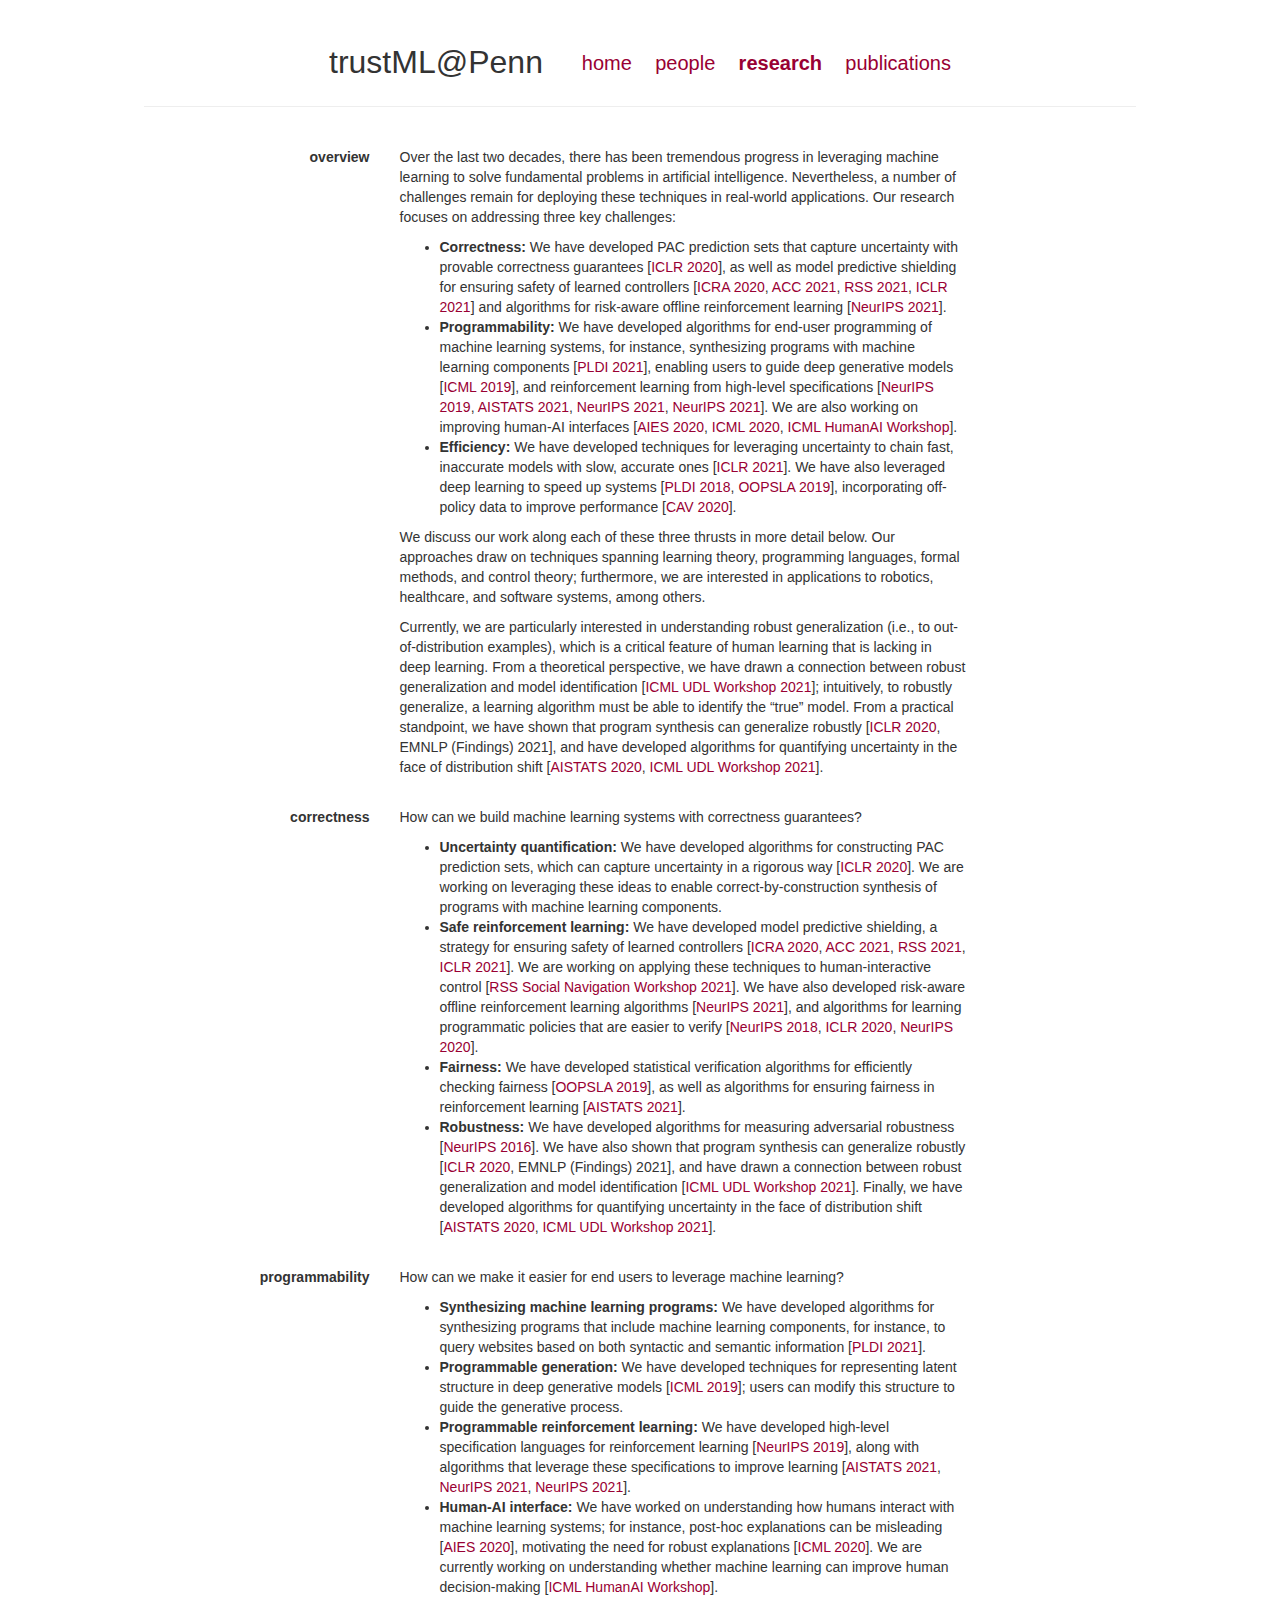
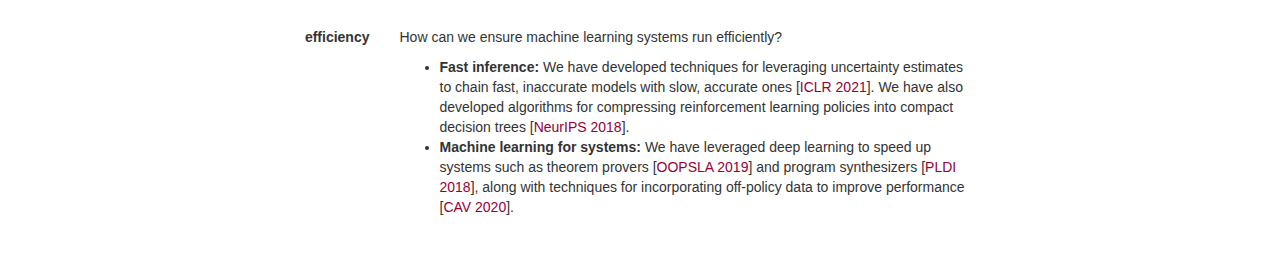
<file: research.html>
<html>

<head>

<title>Trustworthy Machine Learning Group</title>

<link rel="stylesheet" href="index.css" type="text/css">
<link rel="stylesheet" href="https://maxcdn.bootstrapcdn.com/bootstrap/3.3.4/css/bootstrap.min.css">
<meta name=viewport content="width=device-width, initial-scale=1">

</head>

<body>

<div align=center>

<br/>
<br/>

<div class="all">

<div class="row txt" style="text-align:center">
  <span class="ttitle">trustML@Penn</span>
  &nbsp;&nbsp;&nbsp;&nbsp;&nbsp;&nbsp;&nbsp;&nbsp;
  <span class="htitle"><a href="./index.html">home</a></span>
  &nbsp;&nbsp;&nbsp;&nbsp;
  <span class="htitle"><a href="./people.html">people</a></span>
  &nbsp;&nbsp;&nbsp;&nbsp;
  <span class="htitle"><a href="./research.html" style="font-weight:800">research</a></span>
  &nbsp;&nbsp;&nbsp;&nbsp;
  <span class="htitle"><a href="./publications.html">publications</a></span>
</div>

<hr>
<br/>

<div class="row txt">
  <div class="col-md-3 stitle">overview</div>
  <div class="col-md-7">
    <p>
      Over the last two decades, there has been tremendous progress in leveraging machine learning to solve fundamental problems in artificial intelligence. Nevertheless, a number of challenges remain for deploying these techniques in real-world applications. Our research focuses on addressing three key challenges:
      <ul>
      <li>
	<b>Correctness:</b> We have developed PAC prediction sets that capture uncertainty with provable correctness guarantees [<a href="https://arxiv.org/abs/2001.00106">ICLR 2020</a>], as well as model predictive shielding for ensuring safety of learned controllers [<a href="https://arxiv.org/abs/1910.10885">ICRA 2020</a>, <a href="https://arxiv.org/abs/1905.10691">ACC 2021</a>, <a href="./docs/rss21.pdf">RSS 2021</a>, <a href="https://arxiv.org/abs/2011.00716">ICLR 2021</a>] and algorithms for risk-aware offline reinforcement learning [<a href="https://arxiv.org/abs/2107.06106">NeurIPS 2021</a>].
      </li>
      <li>
	<b>Programmability:</b> We have developed algorithms for end-user programming of machine learning systems, for instance, synthesizing programs with machine learning components [<a href="./docs/pldi21.pdf">PLDI 2021</a>], enabling users to guide deep generative models [<a href="https://arxiv.org/abs/1901.08565">ICML 2019</a>], and reinforcement learning from high-level specifications [<a href="/docs/neurips19.pdf">NeurIPS 2019</a>, <a href="https://arxiv.org/abs/2010.15638">AISTATS 2021</a>, <a href="https://arxiv.org/abs/2106.13906">NeurIPS 2021</a>, <a href="https://arxiv.org/abs/2102.11137">NeurIPS 2021</a>]. We are also working on improving human-AI interfaces [<a href="https://arxiv.org/abs/1911.06473">AIES 2020</a>, <a href="https://arxiv.org/abs/2011.06169">ICML 2020</a>, <a href="https://arxiv.org/abs/2108.08454">ICML HumanAI Workshop</a>].
      </li>
      <li>
	<b>Efficiency:</b> We have developed techniques for leveraging uncertainty to chain fast, inaccurate models with slow, accurate ones [<a href="https://arxiv.org/abs/2011.00716">ICLR 2021</a>]. We have also leveraged deep learning to speed up systems [<a href="https://arxiv.org/abs/1711.08029">PLDI 2018</a>, <a href="/docs/oopsla19b.pdf">OOPSLA 2019</a>], incorporating off-policy data to improve performance [<a href="/docs/cav20.pdf">CAV 2020</a>].
      </li>
      </ul>
    </p>
    <p>
       We discuss our work along each of these three thrusts in more detail below. Our approaches draw on techniques spanning learning theory, programming languages, formal methods, and control theory; furthermore, we are interested in applications to robotics, healthcare, and software systems, among others.
    </p>
    <p>
      Currently, we are particularly interested in understanding robust generalization (i.e., to out-of-distribution examples), which is a critical feature of human learning that is lacking in deep learning. From a theoretical perspective, we have drawn a connection between robust generalization and model identification [<a href="https://arxiv.org/abs/2109.10935">ICML UDL Workshop 2021</a>]; intuitively, to robustly generalize, a learning algorithm must be able to identify the “true” model. From a practical standpoint, we have shown that program synthesis can generalize robustly [<a href="./docs/iclr20a.pdf">ICLR 2020</a>, EMNLP (Findings) 2021], and have developed algorithms for quantifying uncertainty in the face of distribution shift [<a href="https://arxiv.org/abs/1901.08562">AISTATS 2020</a>, <a href="https://arxiv.org/abs/2106.09848">ICML UDL Workshop 2021</a>].
    </p>
  </div>
</div>

<br/>

<div class="row txt">
  <div class="col-md-3 stitle">correctness</div>
  <div class="col-md-7">
    How can we build machine learning systems with correctness guarantees?
    <p>
      <ul>
	<li>
	  <b>Uncertainty quantification:</b> We have developed algorithms for constructing PAC prediction sets, which can capture uncertainty in a rigorous way [<a href="https://arxiv.org/abs/2001.00106">ICLR 2020</a>]. We are working on leveraging these ideas to enable correct-by-construction synthesis of programs with machine learning components.
	</li>
	<li>
	  <b>Safe reinforcement learning:</b> We have developed model predictive shielding, a strategy for ensuring safety of learned controllers [<a href="https://arxiv.org/abs/1910.10885">ICRA 2020</a>, <a href="https://arxiv.org/abs/1905.10691">ACC 2021</a>, <a href="./docs/rss21.pdf">RSS 2021</a>, <a href="https://arxiv.org/abs/2011.00716">ICLR 2021</a>]. We are working on applying these techniques to human-interactive control [<a href="https://socialrobotnavigation.github.io/papers/paper14.pdf">RSS Social Navigation Workshop 2021</a>]. We have also developed risk-aware offline reinforcement learning algorithms [<a href="https://arxiv.org/abs/2107.06106">NeurIPS 2021</a>], and algorithms for learning programmatic policies that are easier to verify [<a href="https://arxiv.org/abs/1805.08328">NeurIPS 2018</a>, <a href="./docs/iclr20a.pdf">ICLR 2020</a>, <a href="https://arxiv.org/abs/2101.03238">NeurIPS 2020</a>].
	</li>
	<li>
	  <b>Fairness:</b> We have developed statistical verification algorithms for efficiently checking fairness [<a href="https://arxiv.org/abs/1812.02573">OOPSLA 2019</a>], as well as algorithms for ensuring fairness in reinforcement learning [<a href="https://arxiv.org/abs/1901.08568">AISTATS 2021</a>].
	</li>
	<li>
	  <b>Robustness:</b> We have developed algorithms for measuring adversarial robustness [<a href="./docs/nips16.pdf">NeurIPS 2016</a>]. We have also shown that program synthesis can generalize robustly [<a href="./docs/iclr20a.pdf">ICLR 2020</a>, EMNLP (Findings) 2021], and have drawn a connection between robust generalization and model identification [<a href="https://arxiv.org/abs/2109.10935">ICML UDL Workshop 2021</a>]. Finally, we have developed algorithms for quantifying uncertainty in the face of distribution shift [<a href="https://arxiv.org/abs/1901.08562">AISTATS 2020</a>, <a href="https://arxiv.org/abs/2106.09848">ICML UDL Workshop 2021</a>].
	</li>
      </ul>
    </p>
  </div>
</div>

<br/>

<div class="row txt">
  <div class="col-md-3 stitle">programmability</div>
  <div class="col-md-7">
    How can we make it easier for end users to leverage machine learning?
    <p>
      <ul>
	<li>
	  <b>Synthesizing machine learning programs:</b> We have developed algorithms for synthesizing programs that include machine learning components, for instance, to query websites based on both syntactic and semantic information [<a href="./docs/pldi21.pdf">PLDI 2021</a>].
	</li>
	<li>
	  <b>Programmable generation:</b> We have developed techniques for representing latent structure in deep generative models [<a href="https://arxiv.org/abs/1901.08565">ICML 2019</a>]; users can modify this structure to guide the generative process.
	</li>
	<li>
	  <b>Programmable reinforcement learning:</b> We have developed high-level specification languages for reinforcement learning [<a href="/docs/neurips19.pdf">NeurIPS 2019</a>], along with algorithms that leverage these specifications to improve learning [<a href="https://arxiv.org/abs/2010.15638">AISTATS 2021</a>, <a href="https://arxiv.org/abs/2106.13906">NeurIPS 2021</a>, <a href="https://arxiv.org/abs/2102.11137">NeurIPS 2021</a>].
	</li>
	<li>
	  <b>Human-AI interface:</b> We have worked on understanding how humans interact with machine learning systems; for instance, post-hoc explanations can be misleading [<a href="https://arxiv.org/abs/1911.06473">AIES 2020</a>], motivating the need for robust explanations [<a href="https://arxiv.org/abs/2011.06169">ICML 2020</a>]. We are currently working on understanding whether machine learning can improve human decision-making [<a href="https://arxiv.org/abs/2108.08454">ICML HumanAI Workshop</a>].
	</li>
      </ul>
    </p>
  </div>
</div>

<br/>

<div class="row txt">
  <div class="col-md-3 stitle">efficiency</div>
  <div class="col-md-7">
    <p>
      How can we ensure machine learning systems run efficiently?
      <ul>
	<li>
	  <b>Fast inference:</b> We have developed techniques for leveraging uncertainty estimates to chain fast, inaccurate models with slow, accurate ones [<a href="https://arxiv.org/abs/2011.00716">ICLR 2021</a>]. We have also developed algorithms for compressing reinforcement learning policies into compact decision trees [<a href="https://arxiv.org/abs/1805.08328">NeurIPS 2018</a>].
	</li>
	<li>
	  <b>Machine learning for systems:</b> We have leveraged deep learning to speed up systems such as theorem provers [<a href="/docs/oopsla19b.pdf">OOPSLA 2019</a>] and program synthesizers [<a href="https://arxiv.org/abs/1711.08029">PLDI 2018</a>], along with techniques for incorporating off-policy data to improve performance [<a href="/docs/cav20.pdf">CAV 2020</a>].
	</li>
      </ul>
    </p>
  </div>
</div>

<br/>
<br/>

</body>
</html>
</file>
<file: index.css>
html {
    "Helvetica", Helvetica, Arial, sans-serif;
}

.ttitle {
    font-weight: 400;
    text-align: right;
    font-size:32px;
    vertical-align:middle;
}

.htitle {
    font-weight: 400;
    font-size: 20px;
    vertical-align:middle;
}

.stitle {
    font-weight: 800;
    text-align: right;
}

div.all {
    max-width: 992;
    text-align: left;
}

@media(max-width: 991px) {
    .stitle {
        text-align: left;
	margin-bottom: 0.5em;
    }
    div.txt {
	margin-left: 0.25em;
	margin-right: 0.25em;
    }
    div.all {
	max-width: 580px;
    }
}

a:link { color: #990033; }
a:visited { color: #990033; }
a:active { color: #990033; }
a:hover { color: #990033; }
</file>
